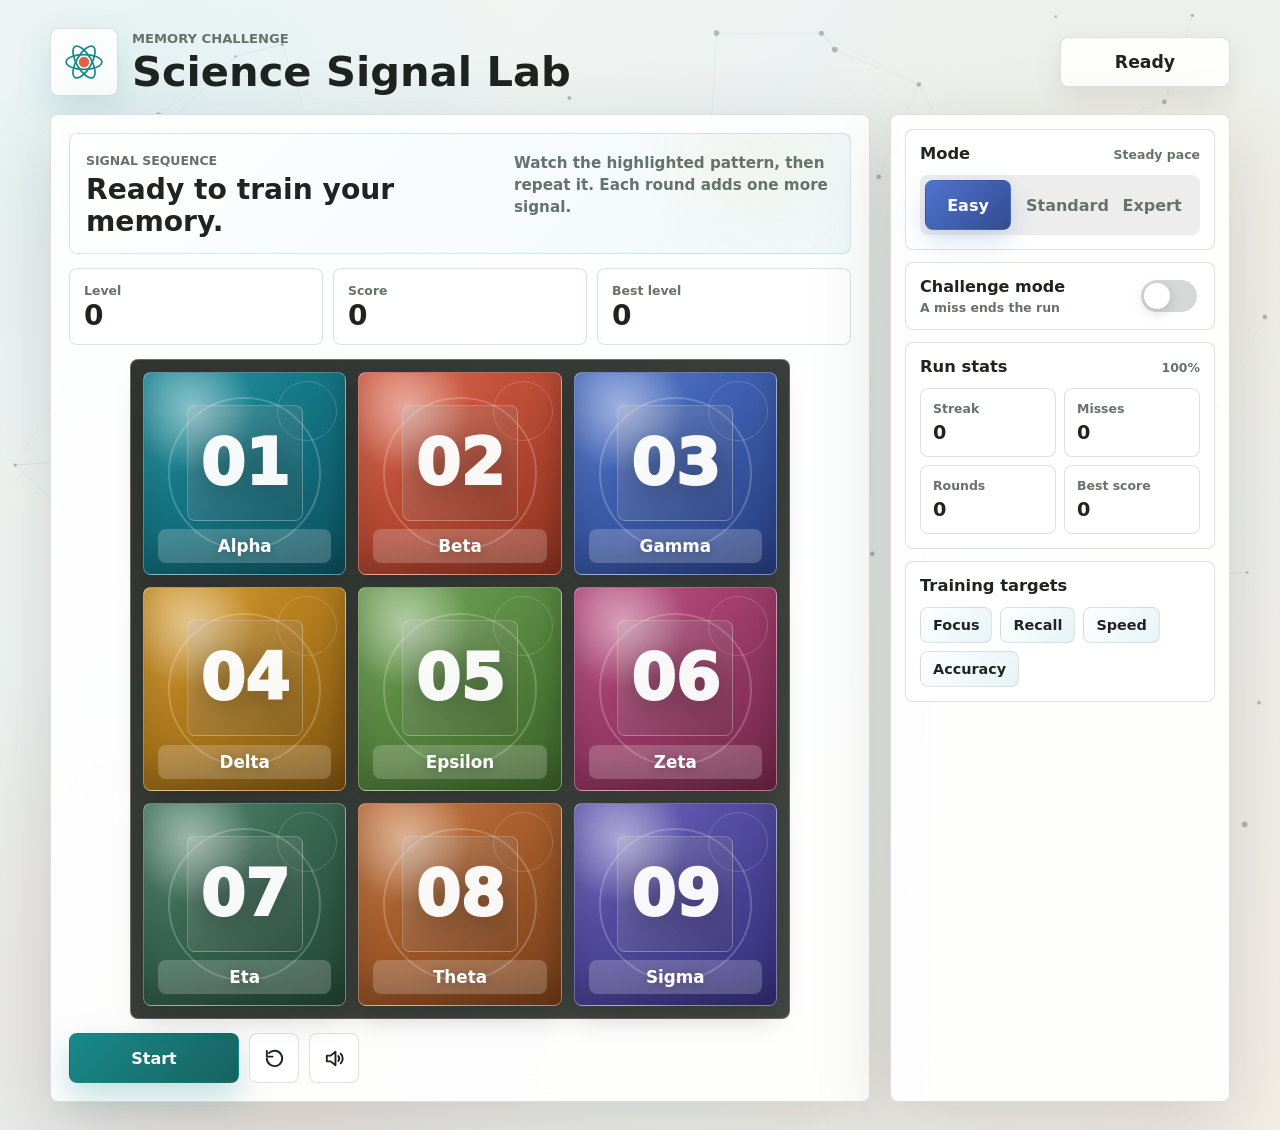
<file: Codex/index.html>
<!doctype html>
<html lang="en">
<head>
  <meta charset="utf-8">
  <meta name="viewport" content="width=device-width, initial-scale=1">
  <title>Science Signal Lab</title>
  <link rel="stylesheet" href="styles.css">
</head>
<body>
  <canvas id="lab-field" aria-hidden="true"></canvas>
  <div id="celebration-layer" aria-hidden="true"></div>

  <main class="app-shell">
    <section class="workspace" aria-labelledby="app-title">
      <header class="top-strip">
        <div class="brand-lockup">
          <svg class="brand-icon" viewBox="0 0 80 80" role="img" aria-label="Science Signal Lab mark">
            <circle cx="40" cy="40" r="9"></circle>
            <ellipse cx="40" cy="40" rx="31" ry="13"></ellipse>
            <ellipse cx="40" cy="40" rx="31" ry="13" transform="rotate(60 40 40)"></ellipse>
            <ellipse cx="40" cy="40" rx="31" ry="13" transform="rotate(120 40 40)"></ellipse>
          </svg>
          <div>
            <p class="eyebrow">Memory challenge</p>
            <h1 id="app-title">Science Signal Lab</h1>
          </div>
        </div>
        <div class="status-pill" id="round-state" role="status" aria-live="polite">Ready</div>
      </header>

      <div class="experience-grid">
        <section class="game-panel" aria-label="Science signal memory game">
          <div class="intro-strip">
            <div>
              <span class="signal-label">Signal sequence</span>
              <strong id="guide-message">Ready to train your memory.</strong>
            </div>
            <p>Watch the highlighted pattern, then repeat it. Each round adds one more signal.</p>
          </div>

          <div class="meter-row" aria-label="Run score">
            <div class="meter">
              <span class="meter-label">Level</span>
              <strong id="level-value">0</strong>
            </div>
            <div class="meter">
              <span class="meter-label">Score</span>
              <strong id="score-value">0</strong>
            </div>
            <div class="meter">
              <span class="meter-label">Best level</span>
              <strong id="best-value">0</strong>
            </div>
          </div>

          <div class="board-frame">
            <div class="signal-board" id="signal-board" role="grid" aria-label="Science signal grid">
              <button class="signal-cell" style="--cell: #1b91a0; --cell-dark: #0d5260;" data-cell="0" role="gridcell" aria-label="Signal 1">
                <span class="cell-number">01</span>
                <span class="cell-name">Alpha</span>
              </button>
              <button class="signal-cell" style="--cell: #df6146; --cell-dark: #8f3220;" data-cell="1" role="gridcell" aria-label="Signal 2">
                <span class="cell-number">02</span>
                <span class="cell-name">Beta</span>
              </button>
              <button class="signal-cell" style="--cell: #4f75cf; --cell-dark: #273f82;" data-cell="2" role="gridcell" aria-label="Signal 3">
                <span class="cell-number">03</span>
                <span class="cell-name">Gamma</span>
              </button>
              <button class="signal-cell" style="--cell: #d99b28; --cell-dark: #805510;" data-cell="3" role="gridcell" aria-label="Signal 4">
                <span class="cell-number">04</span>
                <span class="cell-name">Delta</span>
              </button>
              <button class="signal-cell" style="--cell: #70a653; --cell-dark: #3c642a;" data-cell="4" role="gridcell" aria-label="Signal 5">
                <span class="cell-number">05</span>
                <span class="cell-name">Epsilon</span>
              </button>
              <button class="signal-cell" style="--cell: #c04d82; --cell-dark: #712749;" data-cell="5" role="gridcell" aria-label="Signal 6">
                <span class="cell-number">06</span>
                <span class="cell-name">Zeta</span>
              </button>
              <button class="signal-cell" style="--cell: #487f66; --cell-dark: #244737;" data-cell="6" role="gridcell" aria-label="Signal 7">
                <span class="cell-number">07</span>
                <span class="cell-name">Eta</span>
              </button>
              <button class="signal-cell" style="--cell: #c9743b; --cell-dark: #773e19;" data-cell="7" role="gridcell" aria-label="Signal 8">
                <span class="cell-number">08</span>
                <span class="cell-name">Theta</span>
              </button>
              <button class="signal-cell" style="--cell: #695fbd; --cell-dark: #352f78;" data-cell="8" role="gridcell" aria-label="Signal 9">
                <span class="cell-number">09</span>
                <span class="cell-name">Sigma</span>
              </button>
            </div>
          </div>

          <div class="action-row">
            <button class="primary-action" id="start-btn" type="button">Start</button>
            <button class="icon-button" id="reset-btn" type="button" aria-label="Reset" title="Reset">
              <svg viewBox="0 0 24 24" aria-hidden="true">
                <path d="M4 12a8 8 0 1 0 2.3-5.7"></path>
                <path d="M4 4v6h6"></path>
              </svg>
            </button>
            <button class="icon-button" id="sound-btn" type="button" aria-label="Mute sound" title="Mute sound">
              <svg class="sound-on" viewBox="0 0 24 24" aria-hidden="true">
                <path d="M4 9v6h4l5 4V5L8 9H4z"></path>
                <path d="M16 9.5a4 4 0 0 1 0 5"></path>
                <path d="M18.5 7a7 7 0 0 1 0 10"></path>
              </svg>
              <svg class="sound-off" viewBox="0 0 24 24" aria-hidden="true">
                <path d="M4 9v6h4l5 4V5L8 9H4z"></path>
                <path d="M18 9l-5 5"></path>
                <path d="M13 9l5 5"></path>
              </svg>
            </button>
          </div>
        </section>

        <aside class="control-panel" aria-label="Game controls and run data">
          <section class="control-block">
            <div class="block-heading">
              <h2>Mode</h2>
              <span id="mode-caption">Steady pace</span>
            </div>
            <div class="segmented" role="radiogroup" aria-label="Game speed">
              <button class="segment is-selected" type="button" role="radio" aria-checked="true" data-mode="calm">Easy</button>
              <button class="segment" type="button" role="radio" aria-checked="false" data-mode="focus">Standard</button>
              <button class="segment" type="button" role="radio" aria-checked="false" data-mode="sprint">Expert</button>
            </div>
          </section>

          <section class="control-block">
            <label class="switch-row" for="strict-toggle">
              <span>
                <strong>Challenge mode</strong>
                <small>A miss ends the run</small>
              </span>
              <input id="strict-toggle" type="checkbox">
            </label>
          </section>

          <section class="control-block">
            <div class="block-heading">
              <h2>Run stats</h2>
              <span id="accuracy-value">100%</span>
            </div>
            <div class="data-grid">
              <div>
                <span>Streak</span>
                <strong id="streak-value">0</strong>
              </div>
              <div>
                <span>Misses</span>
                <strong id="miss-value">0</strong>
              </div>
              <div>
                <span>Rounds</span>
                <strong id="round-value">0</strong>
              </div>
              <div>
                <span>Best score</span>
                <strong id="best-score-value">0</strong>
              </div>
            </div>
          </section>

          <section class="control-block badge-block" aria-label="Training targets">
            <h2>Training targets</h2>
            <div class="badge-row">
              <span class="badge-chip">Focus</span>
              <span class="badge-chip">Recall</span>
              <span class="badge-chip">Speed</span>
              <span class="badge-chip">Accuracy</span>
            </div>
          </section>
        </aside>
      </div>
    </section>
  </main>

  <script src="app.js"></script>
</body>
</html>
</file>
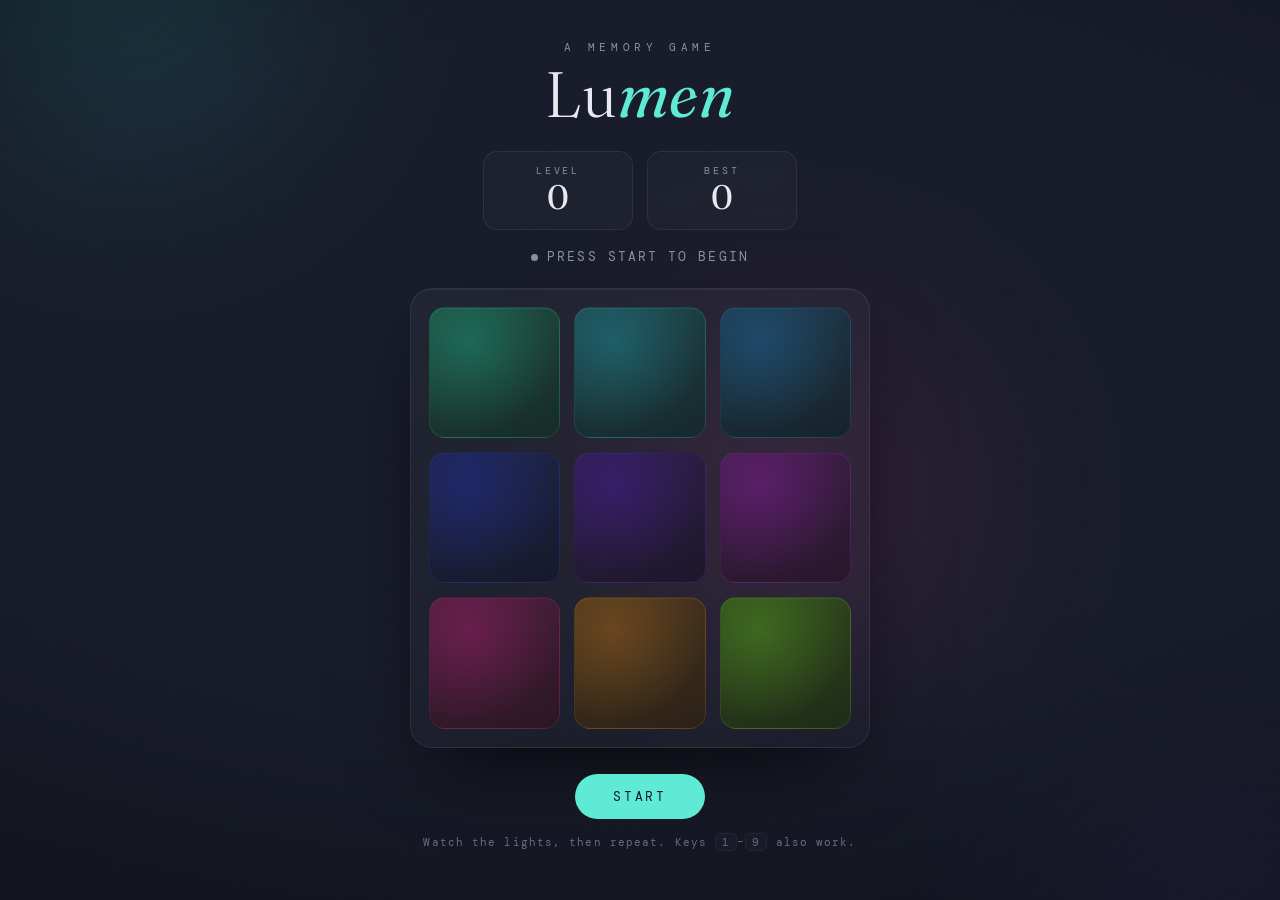
<file: Claude/lumen-memory-game.html>
<!DOCTYPE html>
<html lang="en">
<head>
<meta charset="UTF-8" />
<meta name="viewport" content="width=device-width, initial-scale=1.0" />
<title>Lumen — A Memory Game</title>
<link rel="preconnect" href="https://fonts.googleapis.com" />
<link rel="preconnect" href="https://fonts.gstatic.com" crossorigin />
<link href="https://fonts.googleapis.com/css2?family=Fraunces:ital,opsz,wght@0,9..144,300;0,9..144,500;1,9..144,400&family=DM+Mono:wght@300;400;500&display=swap" rel="stylesheet" />
<style>
  :root {
    --bg:        #161a28;
    --bg-2:      #1c2133;
    --ink:       #e8e9f0;
    --muted:     #8a8fa6;
    --line:      rgba(255,255,255,.07);
    --panel:     rgba(255,255,255,.025);
    --good:      #5eead4;
    --bad:       #fb6f7c;
    --serif:     "Fraunces", Georgia, serif;
    --mono:      "DM Mono", ui-monospace, monospace;
  }

  * { box-sizing: border-box; }

  html, body { height: 100%; }

  body {
    margin: 0;
    background: var(--bg);
    color: var(--ink);
    font-family: var(--mono);
    min-height: 100vh;
    display: flex;
    flex-direction: column;
    align-items: center;
    justify-content: center;
    padding: 32px 20px;
    overflow: hidden;
    position: relative;
    -webkit-font-smoothing: antialiased;
  }

  /* ---- Atmosphere: drifting aurora + vignette + grain ---- */
  .aurora {
    position: fixed;
    inset: -20%;
    z-index: 0;
    filter: blur(90px);
    opacity: .45;
    pointer-events: none;
  }
  .aurora span {
    position: absolute;
    width: 46vmax;
    height: 46vmax;
    border-radius: 50%;
    mix-blend-mode: screen;
    animation: drift 26s ease-in-out infinite alternate;
  }
  .aurora span:nth-child(1){ background: radial-gradient(circle, #1b6f6f, transparent 60%); top: -10%; left: 5%; }
  .aurora span:nth-child(2){ background: radial-gradient(circle, #3a2b73, transparent 60%); bottom: -15%; right: 0%; animation-delay: -8s; animation-duration: 32s; }
  .aurora span:nth-child(3){ background: radial-gradient(circle, #6e2a55, transparent 60%); top: 30%; right: 25%; animation-delay: -14s; animation-duration: 38s; }

  @keyframes drift {
    from { transform: translate(0,0) scale(1); }
    to   { transform: translate(6%, -8%) scale(1.18); }
  }

  body::after {
    content: "";
    position: fixed;
    inset: 0;
    z-index: 1;
    pointer-events: none;
    background:
      radial-gradient(120% 80% at 50% 40%, transparent 45%, rgba(0,0,0,.38) 100%),
      url("data:image/svg+xml,%3Csvg xmlns='http://www.w3.org/2000/svg' width='160' height='160'%3E%3Cfilter id='n'%3E%3CfeTurbulence type='fractalNoise' baseFrequency='.85' numOctaves='2'/%3E%3C/filter%3E%3Crect width='100%25' height='100%25' filter='url(%23n)' opacity='.035'/%3E%3C/svg%3E");
  }

  .stage { position: relative; z-index: 2; width: 100%; max-width: 460px; }

  /* ---- Header ---- */
  header { text-align: center; margin-bottom: 26px; }

  .eyebrow {
    font-size: 11px;
    letter-spacing: .42em;
    text-transform: uppercase;
    color: var(--muted);
    margin: 0 0 10px;
  }
  h1 {
    font-family: var(--serif);
    font-weight: 300;
    font-size: clamp(44px, 13vw, 64px);
    line-height: .95;
    margin: 0;
    letter-spacing: .01em;
  }
  h1 em {
    font-style: italic;
    font-weight: 400;
    color: var(--good);
  }

  /* ---- HUD ---- */
  .hud {
    display: flex;
    justify-content: center;
    gap: 14px;
    margin: 22px 0 18px;
  }
  .stat {
    flex: 1;
    max-width: 150px;
    background: var(--panel);
    border: 1px solid var(--line);
    border-radius: 14px;
    padding: 12px 16px;
    text-align: center;
    backdrop-filter: blur(6px);
  }
  .stat .label {
    font-size: 10px;
    letter-spacing: .28em;
    text-transform: uppercase;
    color: var(--muted);
  }
  .stat .value {
    font-family: var(--serif);
    font-size: 34px;
    font-weight: 400;
    line-height: 1.1;
    margin-top: 2px;
    font-variant-numeric: tabular-nums;
  }

  /* ---- Status line ---- */
  .status {
    text-align: center;
    min-height: 22px;
    font-size: 13px;
    letter-spacing: .16em;
    text-transform: uppercase;
    color: var(--muted);
    margin-bottom: 18px;
    transition: color .25s;
  }
  .status .dot {
    display: inline-block;
    width: 7px; height: 7px;
    border-radius: 50%;
    background: var(--muted);
    margin-right: 9px;
    vertical-align: middle;
    box-shadow: 0 0 0 0 transparent;
  }
  .status[data-mode="watch"]  { color: #b7c0d8; }
  .status[data-mode="watch"]  .dot { background: #7dd3fc; box-shadow: 0 0 12px #7dd3fc; animation: pulse 1s ease-in-out infinite; }
  .status[data-mode="go"]     { color: var(--good); }
  .status[data-mode="go"]     .dot { background: var(--good); box-shadow: 0 0 12px var(--good); }
  .status[data-mode="over"]   { color: var(--bad); }
  .status[data-mode="over"]   .dot { background: var(--bad); box-shadow: 0 0 12px var(--bad); }

  @keyframes pulse { 50% { opacity: .35; } }

  /* ---- Board ---- */
  .board {
    display: grid;
    grid-template-columns: repeat(3, 1fr);
    gap: 14px;
    padding: 18px;
    border-radius: 22px;
    background: linear-gradient(160deg, rgba(255,255,255,.04), rgba(255,255,255,.01));
    border: 1px solid var(--line);
    box-shadow: 0 30px 80px -30px rgba(0,0,0,.9), inset 0 1px 0 rgba(255,255,255,.05);
    transition: transform .1s;
  }
  .board.shake { animation: shake .45s cubic-bezier(.36,.07,.19,.97); }
  @keyframes shake {
    10%,90% { transform: translateX(-2px); }
    20%,80% { transform: translateX(4px); }
    30%,50%,70% { transform: translateX(-7px); }
    40%,60% { transform: translateX(7px); }
  }

  .tile {
    aspect-ratio: 1 / 1;
    border: 1px solid hsl(var(--h) 50% 40% / .25);
    border-radius: 16px;
    cursor: pointer;
    position: relative;
    background:
      radial-gradient(120% 120% at 30% 25%, hsl(var(--h) 62% 32% / .6), transparent 60%),
      linear-gradient(160deg, hsl(var(--h) 38% 20%), hsl(var(--h) 32% 13%));
    box-shadow: inset 0 1px 0 hsl(var(--h) 60% 50% / .12);
    transition: transform .12s ease, box-shadow .25s ease, filter .25s ease;
    -webkit-tap-highlight-color: transparent;
    outline: none;
  }
  .board.live .tile:hover {
    filter: brightness(1.35);
    transform: translateY(-1px);
  }
  .tile:focus-visible {
    box-shadow: 0 0 0 2px var(--bg), 0 0 0 4px hsl(var(--h) 80% 60% / .8);
  }

  .tile.active {
    background:
      radial-gradient(120% 120% at 30% 25%, hsl(var(--h) 95% 72%), hsl(var(--h) 90% 55%));
    border-color: hsl(var(--h) 95% 75%);
    box-shadow:
      0 0 35px hsl(var(--h) 95% 60% / .75),
      0 0 90px hsl(var(--h) 95% 55% / .45),
      inset 0 0 20px hsl(var(--h) 100% 85% / .6);
    transform: scale(1.04);
  }

  .tile.wrong {
    background: radial-gradient(120% 120% at 30% 25%, #ff8a93, #c2303c) !important;
    border-color: #ff9aa2 !important;
    box-shadow: 0 0 40px rgba(251,111,124,.8) !important;
  }

  /* board locked during playback */
  .board:not(.live) .tile { cursor: default; }

  /* ---- Start / replay button ---- */
  .controls { text-align: center; margin-top: 26px; }
  button.cta {
    font-family: var(--mono);
    font-size: 13px;
    letter-spacing: .22em;
    text-transform: uppercase;
    color: var(--bg);
    background: var(--good);
    border: none;
    border-radius: 999px;
    padding: 14px 38px;
    cursor: pointer;
    transition: transform .15s ease, box-shadow .25s ease, background .25s;
    box-shadow: 0 0 0 0 rgba(94,234,212,.5);
  }
  button.cta:hover {
    transform: translateY(-2px);
    box-shadow: 0 14px 34px -8px rgba(94,234,212,.6);
  }
  button.cta:active { transform: translateY(0); }
  button.cta:disabled {
    background: rgba(255,255,255,.08);
    color: var(--muted);
    cursor: default;
    box-shadow: none;
    transform: none;
  }

  .hint {
    margin-top: 16px;
    font-size: 11px;
    letter-spacing: .1em;
    color: var(--muted);
    opacity: .7;
    text-align: center;
  }
  .hint kbd {
    font-family: var(--mono);
    background: var(--panel);
    border: 1px solid var(--line);
    border-radius: 5px;
    padding: 1px 6px;
  }
</style>
</head>
<body>

  <div class="aurora" aria-hidden="true"><span></span><span></span><span></span></div>

  <main class="stage">
    <header>
      <p class="eyebrow">A Memory Game</p>
      <h1>Lu<em>men</em></h1>
    </header>

    <div class="hud">
      <div class="stat">
        <div class="label">Level</div>
        <div class="value" id="level">0</div>
      </div>
      <div class="stat">
        <div class="label">Best</div>
        <div class="value" id="best">0</div>
      </div>
    </div>

    <p class="status" id="status" data-mode="idle"><span class="dot"></span>Press start to begin</p>

    <div class="board" id="board" role="group" aria-label="Memory grid"></div>

    <div class="controls">
      <button class="cta" id="start">Start</button>
      <p class="hint">Watch the lights, then repeat. Keys <kbd>1</kbd>–<kbd>9</kbd> also work.</p>
    </div>
  </main>

<script>
  // ---- Configuration --------------------------------------------------
  const HUES  = [165, 188, 205, 232, 260, 288, 322, 32, 95]; // distinct, cohesive jewel tones
  const NOTES = [261.63, 293.66, 329.63, 392.00, 440.00, 523.25, 587.33, 659.25, 783.99]; // pentatonic
  const ERROR_NOTE = 110;

  // ---- State ----------------------------------------------------------
  let sequence = [];
  let input = [];
  let level = 0;
  let best = 0;
  let locked = true;       // true while showing the sequence / between games
  let audio = null;

  // ---- DOM ------------------------------------------------------------
  const board     = document.getElementById('board');
  const statusEl  = document.getElementById('status');
  const levelEl   = document.getElementById('level');
  const bestEl    = document.getElementById('best');
  const startBtn  = document.getElementById('start');

  // Build the 9 tiles
  const tiles = HUES.map((h, i) => {
    const t = document.createElement('button');
    t.className = 'tile';
    t.style.setProperty('--h', h);
    t.setAttribute('aria-label', `Tile ${i + 1}`);
    t.dataset.i = i;
    t.addEventListener('click', () => handlePress(i));
    board.appendChild(t);
    return t;
  });

  // ---- Audio (created on first user gesture) --------------------------
  function ensureAudio() {
    if (!audio) audio = new (window.AudioContext || window.webkitAudioContext)();
    if (audio.state === 'suspended') audio.resume();
  }

  function tone(freq, duration = 0.32, type = 'sine') {
    if (!audio) return;
    const now = audio.currentTime;
    const osc = audio.createOscillator();
    const gain = audio.createGain();
    osc.type = type;
    osc.frequency.value = freq;
    // soft attack + release to avoid clicks
    gain.gain.setValueAtTime(0.0001, now);
    gain.gain.exponentialRampToValueAtTime(0.22, now + 0.02);
    gain.gain.exponentialRampToValueAtTime(0.0001, now + duration);
    osc.connect(gain).connect(audio.destination);
    osc.start(now);
    osc.stop(now + duration + 0.05);
  }

  // ---- Helpers --------------------------------------------------------
  const delay = ms => new Promise(r => setTimeout(r, ms));

  function flash(i, ms = 320) {
    const t = tiles[i];
    t.classList.add('active');
    tone(NOTES[i], ms / 1000 * 0.95);
    setTimeout(() => t.classList.remove('active'), ms);
  }

  function setStatus(text, mode) {
    statusEl.innerHTML = `<span class="dot"></span>${text}`;
    statusEl.dataset.mode = mode;
  }

  // pace quickens gently as levels climb
  const gap = () => Math.max(300, 620 - level * 18);

  // ---- Game flow ------------------------------------------------------
  function startGame() {
    ensureAudio();
    sequence = [];
    level = 0;
    levelEl.textContent = '0';
    startBtn.disabled = true;
    nextRound();
  }

  function nextRound() {
    input = [];
    level++;
    levelEl.textContent = level;
    sequence.push(Math.floor(Math.random() * 9));
    playSequence();
  }

  async function playSequence() {
    locked = true;
    board.classList.remove('live');
    setStatus('Watch', 'watch');
    await delay(550);

    const onTime = Math.round(gap() * 0.6);
    for (const i of sequence) {
      flash(i, onTime);
      await delay(gap());
    }

    locked = false;
    board.classList.add('live');
    setStatus('Your turn', 'go');
  }

  function handlePress(i) {
    if (locked) return;
    flash(i, 240);
    input.push(i);

    const step = input.length - 1;

    // wrong move → game over
    if (input[step] !== sequence[step]) {
      gameOver(i);
      return;
    }

    // completed the round → advance
    if (input.length === sequence.length) {
      locked = true;
      board.classList.remove('live');
      setStatus('Nice', 'go');
      setTimeout(nextRound, 750);
    }
  }

  function gameOver(wrongTile) {
    locked = true;
    board.classList.remove('live');
    tone(ERROR_NOTE, 0.6, 'sawtooth');

    tiles[wrongTile].classList.remove('active');
    tiles[wrongTile].classList.add('wrong');
    board.classList.add('shake');
    setTimeout(() => {
      tiles[wrongTile].classList.remove('wrong');
      board.classList.remove('shake');
    }, 650);

    best = Math.max(best, level);
    bestEl.textContent = best;

    setStatus(`Game over · reached level ${level}`, 'over');
    startBtn.textContent = 'Play again';
    startBtn.disabled = false;
  }

  // ---- Input bindings -------------------------------------------------
  startBtn.addEventListener('click', startGame);

  // keys 1–9 map to tiles left-to-right, top-to-bottom
  window.addEventListener('keydown', e => {
    if (e.repeat) return;
    const n = parseInt(e.key, 10);
    if (n >= 1 && n <= 9) handlePress(n - 1);
    if (e.key === 'Enter' && startBtn.disabled === false) startGame();
  });
</script>
</body>
</html>
</file>
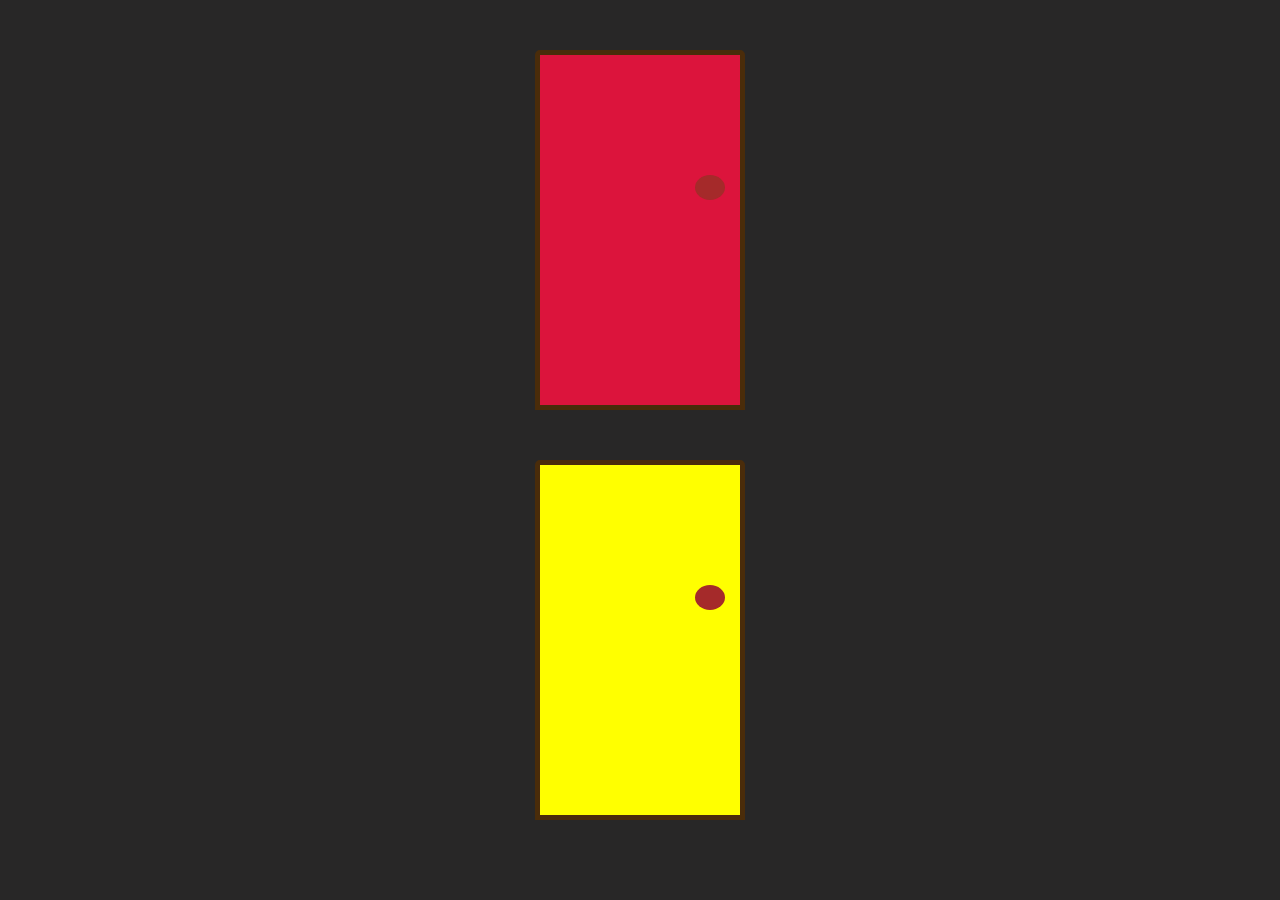
<file: Practiceahhaha/A game.html>
<!DOCTYPE html>
<html>
<head>
<style>
.door {
    width: 200px;
    height: 350px;
    background-color: crimson;
    border: 5px solid #4a2c0a;
    border-radius: 5px 5px 0 0;
    position: relative;
    margin: 50px auto;
}

.knob {
    width: 30px;
    height: 25px;
    background-color: brown;
    border-radius: 50%;
    position: absolute;
    right: 15px;
    top: 120px;
}
.door2 {
    width: 200px;
    height: 350px;
    background-color: yellow;
    border: 5px solid #4a2c0a;
    border-radius: 5px 5px 0 0;
    position: relative;
    margin: 50px auto;
}


body{
    background-color: rgb(40, 39, 39);
}
</style>
</head>
<body>

<div class="door">
    <div class="knob"></div>
</div>

<div class="door2">
    <div class="knob"></div>
</div>

</body>
</html>
</file>
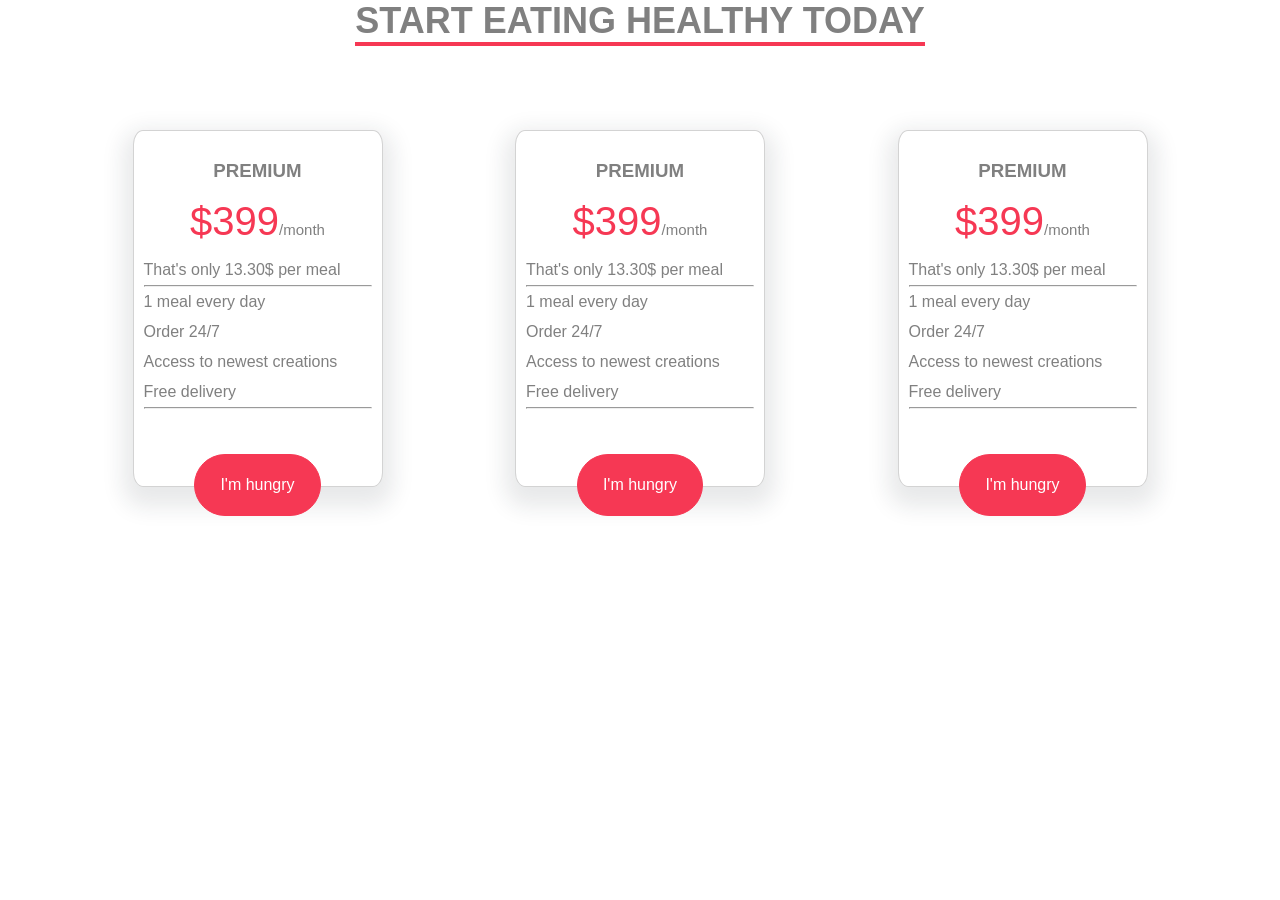
<file: Practiceahhaha/Assesments.html>
<!DOCTYPE html>
<html lang="en">

<head>
    <meta charset="UTF-8">
    <meta http-equiv="X-UA-Compatible" content="IE=edge">
    <meta name="viewport" content="width=device-width, initial-scale=1.0">
    <title>Pricing</title>

    <style>
       .cards-container{
        display: flex;
        justify-content: center;
        align-items: center;
        flex-direction: row;
       }


       /*Presets  */
        * {
            margin: 0;
            padding: 0;
            box-sizing: border-box;
            font-family: "Lato", sans-serif;
            list-style: none;
        }

        a {
            text-decoration: none;
        }

        body {
            height: 60vh;
            color: gray;
        }

        .cards-container {
            width: 100%;
        }

        .card {
            width: 250px;
            border: 2px solid lightgray;
            margin: 3em 0em;
            padding: 25px 10px 15px 10px;
            line-height: 30px;
            box-shadow: 0 10px 22px 10px rgba(27, 38, 49, 0.1);
        }

        .card h3 {
            text-align: center;
            padding-bottom: 20px;
        }

        .card h4 {
            text-align: center;
            color: #f63854;
            font-size: 40px;
            font-weight: 500;
            padding-bottom: 10px;
        }

        .card h4 span {
            color: gray;
            font-size: 15px;
        }

        .card {
            border-width: 1px;
            border-color: lightgrey;
            border-style: solid;
            border-radius: 4%;
        }

        .signup-button {
            text-align: center;
            position: relative;
            top: 45px;
        }

        .btn {
            display: inline-block;
            color: white;
            padding: 15px 25px;
            background-color: #f63854;
            border-radius: 64px;
            border: 1px solid #f63854;
            transition: transform 0.3s, color 0.3s, background-color 0.3s;
        }

        .btn:hover {
            transform: scale(1.2);
        }

        h2 {
            font-size: 225%;
            text-align: center;
            /* font-weight: 300; */
            text-transform: uppercase;
            width: fit-content;
            border-bottom: 4px solid #f63854;
            margin: 0em 0em 1em 0em;
        }

        section {
            display: flex;
            flex-direction: column;
            align-items: center;
        }

        .cards-container {
            display: flex;
            /* flex-wrap: wrap; */
            justify-content: space-evenly;
        }

        @media (max-width: 767px){
            .cards-container { 
                flex-direction: column;
                align-items: center;
            }
        }
                
    </style>
</head>

<body>
    <section>
        <h2>START EATING HEALTHY TODAY</h2>

        <div class="cards-container">
            <div class="card">
                <h3>PREMIUM</h3>
                <h4>$399<span>/month</span></h4>
                <p>That's only 13.30$ per meal</p>
                <hr>
                <div>
                    <ul>
                        <li>1 meal every day</li>
                        <li>Order 24/7</li>
                        <li>Access to newest creations</li>
                        <li>Free delivery</li>
                    </ul>

                    <hr>
                </div>
                <div class="signup-button">
                    <a href="#" class="btn">I'm hungry</a>
                </div>
            </div>

            <div class="card">
                <h3>PREMIUM</h3>
                <h4>$399<span>/month</span></h4>
                <p>That's only 13.30$ per meal</p>
                <hr>
                <div>
                    <ul>
                        <li>1 meal every day</li>
                        <li>Order 24/7</li>
                        <li>Access to newest creations</li>
                        <li>Free delivery</li>
                    </ul>

                    <hr>
                </div>
                <div class="signup-button">
                    <a href="#" class="btn">I'm hungry</a>
                </div>
            </div>

            <div class="card">
                <h3>PREMIUM</h3>
                <h4>$399<span>/month</span></h4>
                <p>That's only 13.30$ per meal</p>
                <hr>
                <div>
                    <ul>
                        <li>1 meal every day</li>
                        <li>Order 24/7</li>
                        <li>Access to newest creations</li>
                        <li>Free delivery</li>
                    </ul>

                    <hr>
                </div>
                <div class="signup-button">
                    <a href="#" class="btn">I'm hungry</a>
                </div>
            </div>
        </div>

    </section>
</body>

</html>
</file>
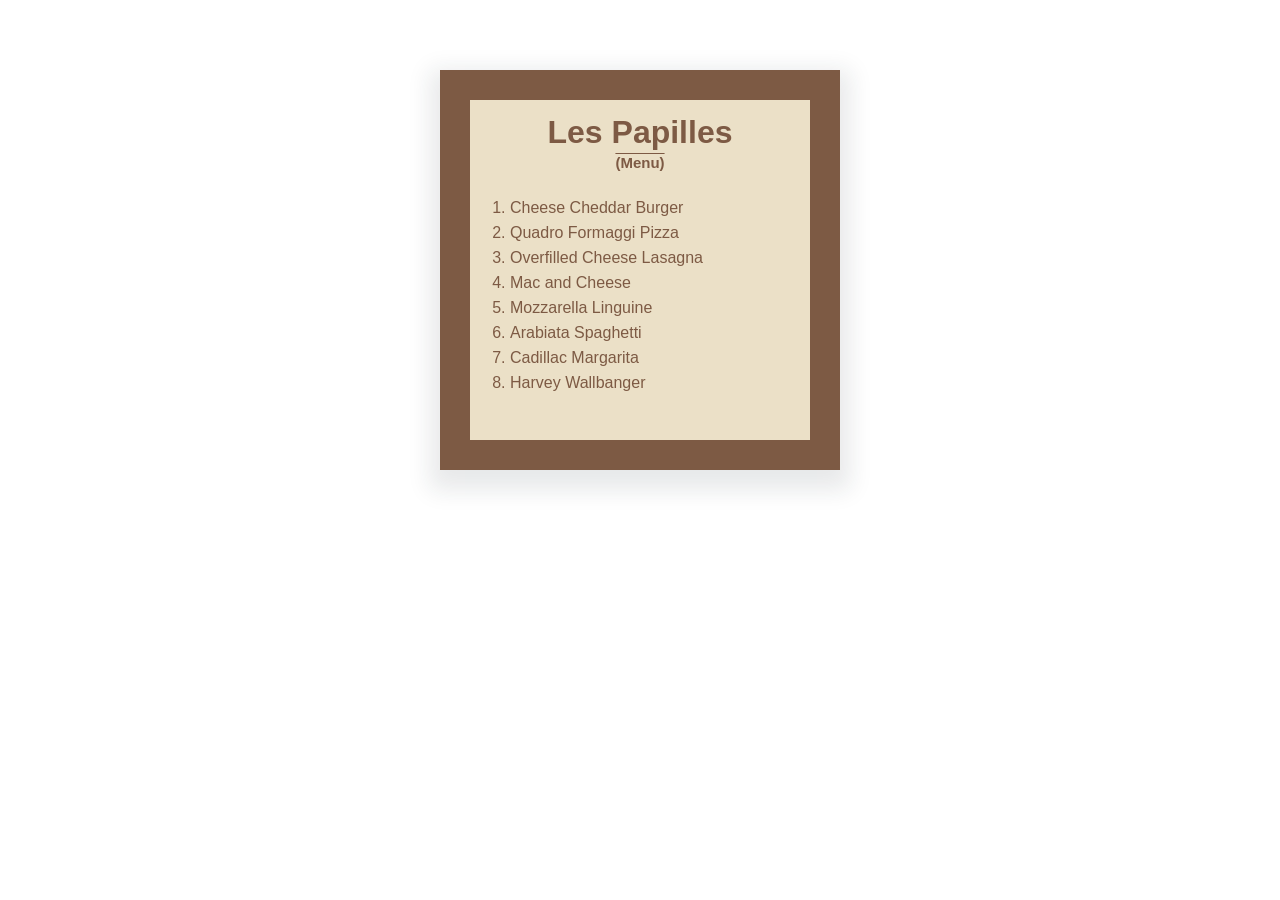
<file: Practiceahhaha/Before.html>
<!DOCTYPE html>
<html lang="en">

<head>
    <meta charset="UTF-8" />
    <meta http-equiv="X-UA-Compatible" content="IE=edge" />
    <meta name="viewport" content="width=device-width, initial-scale=1.0" />
    <title>Document</title>
<!-- For the div.card:
1. Set the height and width as 400px each
2. Apply a border of solid style, 30px width, and #7D5A44 color.
3. Set the background-color to #EBE0C7
4. Set line-height to 25px
5. Add a box-shadow of '0 10px 22px 10px rgba(27, 38, 49, 0.1)'
6. Set color property to #7D5A44


Now, in the h1 tag there is a <span> that contains the text '(Menu)'

For the entire h1:
1. Set text-align as 'center'
2. Add padding of 20px

For the content in h1 inside of <span>, i.e., '(Menu)':
1. Set text-decoration property to 'overline'
2. Set the font-size to 15px -->

    <style>
        div.card{
            height: 400px;
            width: 400px;
            border: 30px solid #7D5A44 ;
            background-color: #EBE0C7 ;
            line-height: 25px;
            box-shadow: 0 10px 22px 10px rgba(27, 38, 49, 0.1) ;
        }
        .ran{
            color: #7D5A44 ;
        }
        h1{
            text-align: center;
            padding: 20px;
        }
        h1> span{
            text-decoration: overline;
            font-size: 15px;
        }
        * {
            margin: 0;
            box-sizing: border-box;
            font-family: "Lato", sans-serif;
        }

        body {
            height: 60vh;
            display: flex;
            align-items: center;
            justify-content: center;
        }

        /* Write CSS from here ============= */
    </style>
</head>

<body>
    <div class="card">
        <h1 class="ran">
            Les Papilles <br />
            <span>(Menu)</span>
        </h1>
        <ol class="ran">
            <li>Cheese Cheddar Burger</li>
            <li>Quadro Formaggi Pizza</li>
            <li>Overfilled Cheese Lasagna</li>
            <li>Mac and Cheese</li>
            <li>Mozzarella Linguine</li>
            <li>Arabiata Spaghetti</li>
            <li>Cadillac Margarita</li>
            <li>Harvey Wallbanger</li>
        </ol>
    </div>
</body>

</html>
</file>
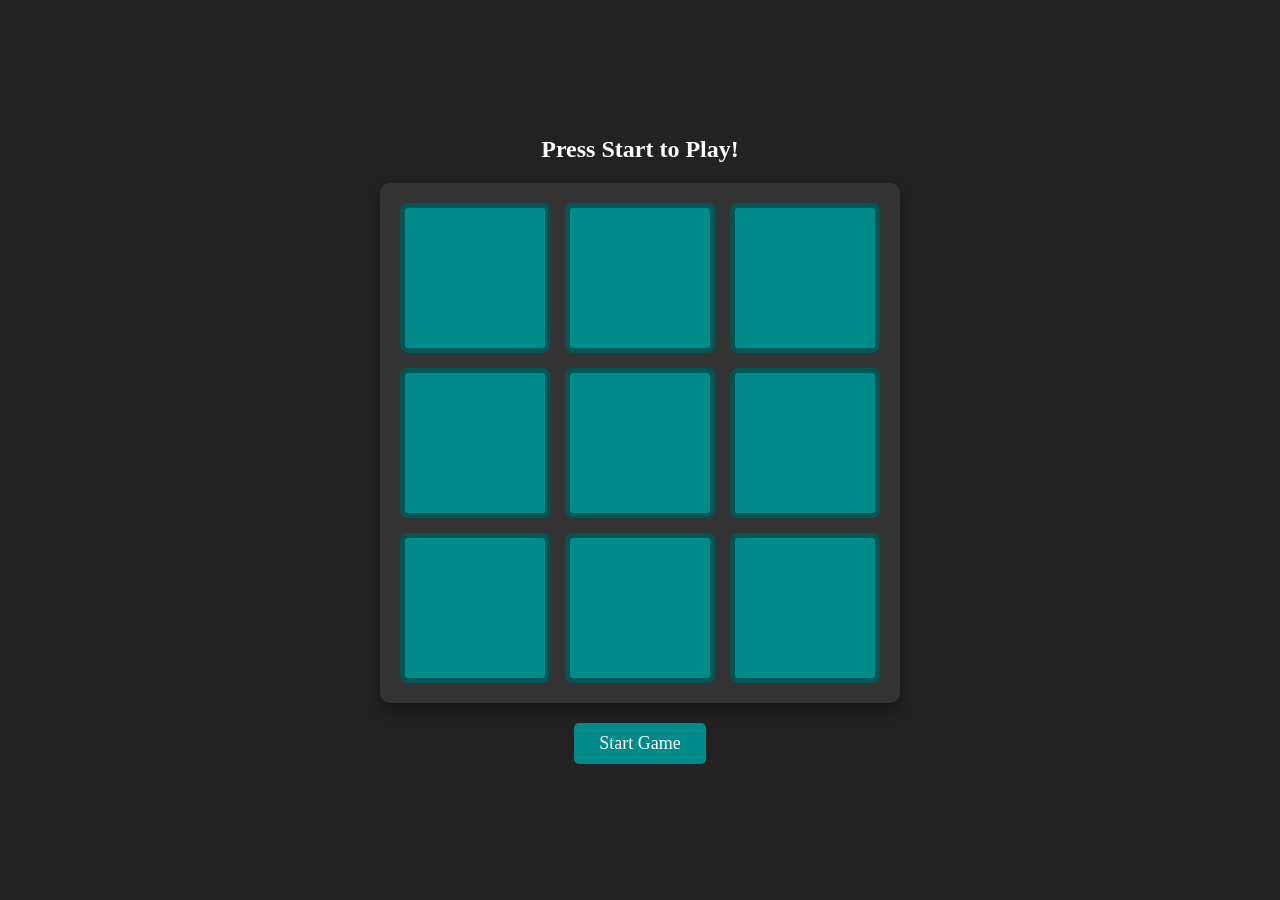
<file: Practiceahhaha/Science game.html>
<!DOCTYPE html>
<html lang="en">
<head>
    <meta charset="UTF-8">
    <meta name="viewport" content="width=device-width, initial-scale=1.0">
    <title>Science Data</title>
    <style>
        body {
            background-color: #222;
            color: white;
            font-family: Georgia, "Times New Roman", serif;
            display: flex;
            flex-direction: column;
            align-items: center;
            justify-content: center;
            min-height: 100vh;
            margin: 0;
        }

        #status {
            font-size: 24px;
            margin-bottom: 20px;
            font-weight: bold;
        }
        
        /* The main 3x3 container */
        .grid-container {
            display: grid;
            grid-template-columns: repeat(3, 1fr);
            gap: 15px;
            background-color: #333;
            padding: 20px;
            border-radius: 10px;
            box-shadow: 0 8px 16px rgba(0,0,0,0.3);
        }
        
        /* Individual game buttons */
        .grid-button {
            background-color: darkcyan;
            height: 150px;
            width: 150px;
            border: 5px rgb(0, 85, 85) solid;
            cursor: pointer;
            border-radius: 8px;
            transition: background-color 0.1s, transform 0.1s;
        }
        
        .grid-button:hover {
            background-color: rgba(0, 85, 85, 0.666);
        }

        /* The active "lit up" state */
        .grid-button.active {
            background-color: cyan !important;
            box-shadow: cyan;
            transform: scale(1.05);
        }

        #start-btn {
            margin-top: 20px;
            padding: 10px 25px;
            font-size: 18px;
            background-color: #008b8b;
            color: white;
            border: none;
            border-radius: 5px;
            cursor: pointer;
            font-family: 'Times New Roman', Times, serif;
        }

        #start-btn:hover {
            background-color: #0f4545;
        }
    </style>
</head>
<body>

    <div id="status">Press Start to Play!</div>

    <div class="grid-container">
        <button class="grid-button" id="btn-0"></button>
        <button class="grid-button" id="btn-1"></button>
        <button class="grid-button" id="btn-2"></button>
        <button class="grid-button" id="btn-3"></button>
        <button class="grid-button" id="btn-4"></button>
        <button class="grid-button" id="btn-5"></button>
        <button class="grid-button" id="btn-6"></button>
        <button class="grid-button" id="btn-7"></button>
        <button class="grid-button" id="btn-8"></button>
    </div>

    <button id="start-btn">Start Game</button>

    <script>
        let gameSequence = [];
        let playerSequence = [];
        let level = 0;
        let isPlayingSequence = false;

        const statusText = document.getElementById('status');
        const startButton = document.getElementById('start-btn');
        const buttons = document.querySelectorAll('.grid-button');

        startButton.addEventListener('click', startGame);

        buttons.forEach(button => {
            button.addEventListener('click', (e) => {
                if (isPlayingSequence || gameSequence.length === 0) return;

                const btnId = parseInt(e.target.id.replace('btn-', ''));
                flashButton(btnId);
                playerSequence.push(btnId);
                
                checkPlayerInput(playerSequence.length - 1);
            });
        });

        function startGame() {
            gameSequence = [];
            level = 0;
            startButton.style.display = 'none';
            nextLevel();
        }

        function nextLevel() {
            playerSequence = [];
            level++;
            statusText.innerText = `Level ${level}`;
            
            const randomBox = Math.floor(Math.random() * 9);
            gameSequence.push(randomBox);
            
            playSequence();
        }

        async function playSequence() {
            isPlayingSequence = true;
            await delay(600); 

            for (let i = 0; i < gameSequence.length; i++) {
                flashButton(gameSequence[i]);
                await delay(600);
            }
            isPlayingSequence = false;
        }

        function flashButton(id) {
            const btn = document.getElementById(`btn-${id}`);
            btn.classList.add('active');
            setTimeout(() => {
                btn.classList.remove('active');
            }, 300);
        }

        function checkPlayerInput(currentIndex) {
            if (playerSequence[currentIndex] !== gameSequence[currentIndex]) {
                statusText.innerText = `Game Over! You reached Level ${level}`;
                startButton.innerText = 'Play Again';
                startButton.style.display = 'block';
                gameSequence = [];
                return;
            }

            if (playerSequence.length === gameSequence.length) {
                nextLevel();
            }
        }

        function delay(ms) {
            return new Promise(resolve => setTimeout(resolve, ms));
        }
    </script>
</body>
</html>
</file>
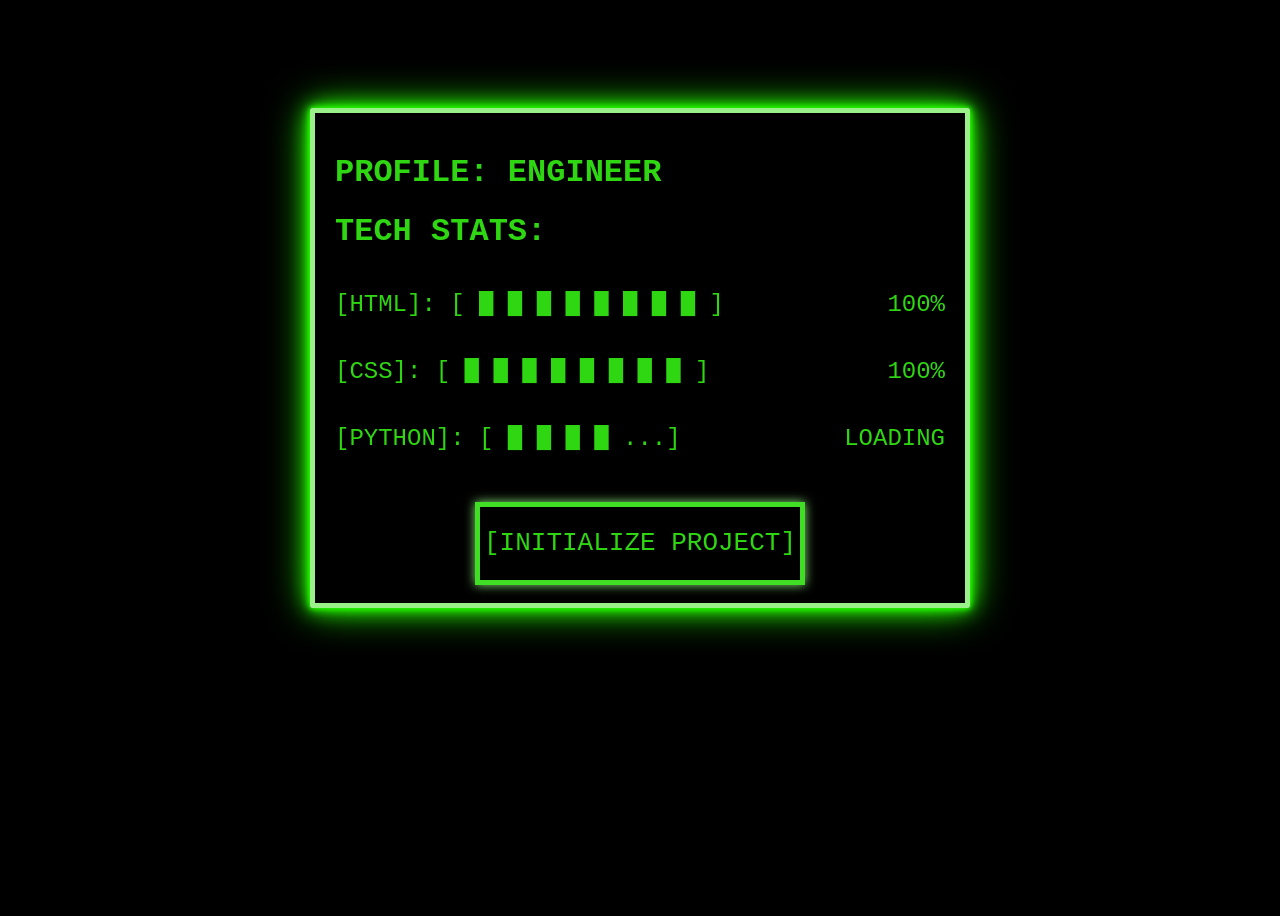
<file: Practiceahhaha/testingmyskilz.html>
<!DOCTYPE html>
<html lang="en">
<head>
    <meta charset="UTF-8">
    <meta name="viewport" content="width=device-width, initial-scale=1.0">
    <title>Document</title>
    <style>
        body{
            background-color: black;
            color: #2ed711 ;
            font-family:'Courier New';
            display: flex;
            justify-content: center;
            text-align: left;
            height: 100vh;
        }
        .box{
            position: absolute;
            height: 450px;
            width: 610px;
            border: 5px solid #9af18a;
            box-shadow:
            0 0 5px #26ff00,
            0 0 10px #26ff00,
            0 0 20px #26ff00,
            0 0 40px #26ff00;
            border-radius: 2px;
            animation: glow 2s infinite alternate;
            padding: 20px;
            margin-top: 100px;
            transition: all 0.2s ease;
            }
        .box:hover{
            height: 460px;
            width: 620px;
        }
        .prj {
            display: inline-block;
            border: 5px solid #40de24;
            padding: 4px;
            box-shadow: 0 0 10px #87e377;
            font-size: small;
            cursor: pointer;
            margin-top: 10px;
            transition: all 0.2s ease;
        }
        .stack h2, h1{
            font-weight: 200;
        }
        .prj:hover{
            border: 5px solid #26ff00;
            padding: 4px;
            box-shadow: 0 0 30px #87e377;
            font-size: small;
            color: black;
            background-color: #26ff00;
        }
        .prj-container{
            display: flex;
            text-align: center;
            justify-content: center;
            margin-top: 20px;
        }

        .stack {
            display: flex;
            justify-content: space-between;
            align-items: center;
        }

        .stats h1{
            font-weight: bold;
        }

    </style>
</head>
<body>
    <div class="box">

        <div class="stats">
            <h1>PROFILE: ENGINEER</h1>
            <h1>TECH STATS: </h1>

                <div class="stack">
                    <h2>[HTML]:  [ █ █ █ █ █ █ █ █ ]</h2>
                    <h2>100%</h2>
                </div>
            <div class="stack">
                    <h2>[CSS]:   [ █ █ █ █ █ █ █ █ ]</h2>
                    <h2>100%</h2>
            </div>
            <div class="stack">
                    <h2>[PYTHON]: [ █ █ █ █ ...]</h2>
                    <h2>LOADING</h2>
            </div>
        </div>
            <div class="prj-container">
                <div class="prj">
                    <h1>[INITIALIZE PROJECT]</h1>
                </div>
            </div>
        </div>
</body>
</html>
</file>
<file: Codex/styles.css>
:root {
  color-scheme: light;
  --ink: #202421;
  --muted: #66726c;
  --panel: rgba(255, 255, 255, 0.9);
  --panel-solid: #ffffff;
  --line: rgba(32, 36, 33, 0.14);
  --shadow: 0 24px 80px rgba(32, 36, 33, 0.16);
  --teal: #198a8a;
  --coral: #df6146;
  --gold: #d99b28;
  --green: #70a653;
  --cobalt: #4f75cf;
  --berry: #c04d82;
  --sky: #dceff2;
  --cream: #f5efe3;
  --danger: #ba3d34;
}

* {
  box-sizing: border-box;
}

html {
  min-height: 100%;
}

body {
  min-height: 100vh;
  margin: 0;
  color: var(--ink);
  font-family: Inter, ui-sans-serif, system-ui, -apple-system, BlinkMacSystemFont, "Segoe UI", sans-serif;
  background:
    radial-gradient(circle at 12% 12%, rgba(220, 239, 242, 0.72), transparent 24rem),
    radial-gradient(circle at 88% 18%, rgba(245, 239, 227, 0.72), transparent 22rem),
    radial-gradient(circle at 18% 88%, rgba(223, 97, 70, 0.12), transparent 24rem),
    linear-gradient(135deg, #f6f8f4 0%, #e9f0f0 48%, #f4eee6 100%);
}

button,
input {
  font: inherit;
}

button {
  cursor: pointer;
}

#lab-field,
#celebration-layer {
  position: fixed;
  inset: 0;
  z-index: 0;
  pointer-events: none;
}

#celebration-layer {
  z-index: 4;
  overflow: hidden;
}

.app-shell {
  position: relative;
  z-index: 1;
  min-height: 100vh;
  display: grid;
  place-items: center;
  padding: 28px;
}

.workspace {
  width: min(1180px, 100%);
}

.top-strip {
  display: flex;
  align-items: center;
  justify-content: space-between;
  gap: 18px;
  margin-bottom: 18px;
}

.brand-lockup {
  display: flex;
  align-items: center;
  gap: 14px;
}

.brand-icon {
  width: 68px;
  height: 68px;
  flex: 0 0 auto;
  padding: 10px;
  border-radius: 8px;
  background: rgba(255, 255, 255, 0.86);
  border: 1px solid var(--line);
  fill: none;
  stroke: var(--teal);
  stroke-width: 3;
  box-shadow: 0 12px 35px rgba(25, 138, 138, 0.16);
}

.brand-icon circle {
  fill: var(--coral);
  stroke: none;
}

.eyebrow {
  margin: 0 0 5px;
  color: var(--muted);
  font-size: 0.82rem;
  font-weight: 900;
  letter-spacing: 0;
  text-transform: uppercase;
}

h1,
h2,
p {
  margin-top: 0;
}

h1 {
  margin-bottom: 0;
  font-size: 2.6rem;
  line-height: 1;
  letter-spacing: 0;
}

h2 {
  margin-bottom: 0;
  font-size: 1.02rem;
  letter-spacing: 0;
}

.status-pill {
  min-width: 170px;
  padding: 14px 18px;
  border: 1px solid var(--line);
  border-radius: 8px;
  background: rgba(255, 255, 255, 0.9);
  color: var(--ink);
  font-size: 1.08rem;
  font-weight: 900;
  text-align: center;
  box-shadow: 0 10px 28px rgba(32, 36, 33, 0.09);
}

.experience-grid {
  display: grid;
  grid-template-columns: minmax(0, 1fr) 340px;
  gap: 20px;
  align-items: stretch;
}

.game-panel,
.control-panel {
  border: 1px solid var(--line);
  border-radius: 8px;
  background: var(--panel);
  box-shadow: var(--shadow);
  backdrop-filter: blur(18px);
}

.game-panel {
  padding: 18px;
}

.intro-strip {
  display: flex;
  align-items: flex-start;
  justify-content: space-between;
  gap: 14px;
  margin-bottom: 14px;
  padding: 16px;
  border: 1px solid rgba(25, 138, 138, 0.18);
  border-radius: 8px;
  background:
    linear-gradient(135deg, rgba(255, 255, 255, 0.9), rgba(220, 239, 242, 0.42)),
    radial-gradient(circle at 88% 12%, rgba(217, 155, 40, 0.12), transparent 8rem);
}

.signal-label {
  display: inline-block;
  margin-bottom: 6px;
  color: var(--muted);
  font-size: 0.78rem;
  font-weight: 900;
  letter-spacing: 0;
  text-transform: uppercase;
}

.intro-strip strong {
  display: block;
  font-size: clamp(1.28rem, 2.2vw, 1.8rem);
  line-height: 1.12;
}

.intro-strip p {
  max-width: 320px;
  margin: 2px 0 0;
  color: var(--muted);
  font-size: 0.95rem;
  font-weight: 700;
  line-height: 1.45;
}

.meter-row {
  display: grid;
  grid-template-columns: repeat(3, minmax(0, 1fr));
  gap: 10px;
  margin-bottom: 14px;
}

.meter,
.data-grid > div {
  min-width: 0;
  border: 1px solid var(--line);
  border-radius: 8px;
  background: rgba(255, 255, 255, 0.78);
}

.meter {
  padding: 14px;
}

.meter-label,
.data-grid span,
.block-heading span,
.switch-row small {
  display: block;
  color: var(--muted);
  font-size: 0.78rem;
  font-weight: 800;
  letter-spacing: 0;
}

.meter strong {
  display: block;
  margin-top: 4px;
  font-size: 1.75rem;
  line-height: 1;
}

.board-frame {
  width: min(100%, 660px);
  margin-inline: auto;
  padding: 12px;
  border-radius: 8px;
  background:
    linear-gradient(135deg, rgba(32, 36, 33, 0.92), rgba(51, 57, 51, 0.92)),
    repeating-linear-gradient(45deg, rgba(255, 255, 255, 0.05) 0 1px, transparent 1px 11px);
  border: 1px solid rgba(255, 255, 255, 0.24);
}

.signal-board {
  display: grid;
  grid-template-columns: repeat(3, minmax(0, 1fr));
  gap: 12px;
  aspect-ratio: 1;
}

.signal-cell {
  position: relative;
  min-width: 0;
  min-height: 0;
  display: grid;
  grid-template-rows: 1fr auto;
  place-items: center;
  overflow: hidden;
  border: 1px solid rgba(255, 255, 255, 0.28);
  border-radius: 8px;
  color: #ffffff;
  background:
    radial-gradient(circle at 24% 18%, rgba(255, 255, 255, 0.46), transparent 28%),
    linear-gradient(135deg, rgba(255, 255, 255, 0.12), transparent 38%),
    linear-gradient(145deg, var(--cell), var(--cell-dark));
  box-shadow:
    inset 0 -18px 35px rgba(0, 0, 0, 0.22),
    0 12px 28px rgba(0, 0, 0, 0.18);
  transition: transform 150ms ease, filter 150ms ease, box-shadow 150ms ease;
  touch-action: manipulation;
}

.signal-cell::before,
.signal-cell::after {
  content: "";
  position: absolute;
  border-radius: 999px;
  pointer-events: none;
}

.signal-cell::before {
  inset: 12%;
  border: 2px solid rgba(255, 255, 255, 0.2);
}

.signal-cell::after {
  width: 58px;
  height: 58px;
  top: 8px;
  right: 8px;
  border: 1px solid rgba(255, 255, 255, 0.18);
  background: transparent;
}

.signal-cell:disabled {
  cursor: default;
}

.signal-cell:not(:disabled):hover,
.signal-cell:focus-visible {
  filter: saturate(1.12) brightness(1.06);
  transform: translateY(-2px);
}

.signal-cell:focus-visible,
.primary-action:focus-visible,
.icon-button:focus-visible,
.segment:focus-visible,
.switch-row input:focus-visible {
  outline: 3px solid rgba(25, 138, 138, 0.36);
  outline-offset: 3px;
}

.signal-cell.is-active {
  filter: saturate(1.38) brightness(1.36);
  transform: translateY(-4px) scale(1.018);
  box-shadow:
    inset 0 -12px 28px rgba(255, 255, 255, 0.18),
    0 0 0 4px rgba(255, 255, 255, 0.46),
    0 22px 48px rgba(25, 138, 138, 0.3);
}

.signal-cell.is-active .cell-number {
  transform: translateY(-2px) scale(1.08);
}

.signal-cell.is-miss {
  animation: cell-shake 260ms ease-in-out;
  background:
    radial-gradient(circle at 28% 20%, rgba(255, 255, 255, 0.36), transparent 29%),
    linear-gradient(145deg, #d94b43, #79221e);
}

.cell-number {
  position: relative;
  z-index: 1;
  display: grid;
  place-items: center;
  width: min(74%, 116px);
  aspect-ratio: 1;
  margin-top: 12%;
  border-radius: 8px;
  border: 1px solid rgba(255, 255, 255, 0.24);
  background:
    linear-gradient(135deg, rgba(255, 255, 255, 0.18), rgba(255, 255, 255, 0.04)),
    rgba(0, 0, 0, 0.08);
  color: rgba(255, 255, 255, 0.96);
  font-size: clamp(2.1rem, 5vw, 4.3rem);
  font-weight: 950;
  line-height: 1;
  letter-spacing: 0;
  text-shadow: 0 8px 28px rgba(0, 0, 0, 0.28);
  transition: transform 150ms ease;
}

.cell-name {
  position: relative;
  z-index: 1;
  width: calc(100% - 16px);
  margin: 0 8px 10px;
  padding: 7px 8px;
  border-radius: 8px;
  background: rgba(255, 255, 255, 0.2);
  color: #ffffff;
  font-size: clamp(0.82rem, 1.6vw, 1.05rem);
  font-weight: 900;
  text-align: center;
  text-shadow: 0 1px 10px rgba(0, 0, 0, 0.26);
}

.action-row {
  display: flex;
  align-items: center;
  gap: 10px;
  margin-top: 14px;
}

.primary-action,
.icon-button,
.segment {
  min-height: 50px;
  border: 1px solid transparent;
  border-radius: 8px;
  font-weight: 900;
}

.primary-action {
  min-width: 170px;
  padding: 0 24px;
  color: #ffffff;
  background: linear-gradient(135deg, var(--teal), #176260);
  box-shadow: 0 14px 32px rgba(25, 138, 138, 0.26);
}

.primary-action:hover {
  filter: brightness(1.04);
}

.icon-button {
  width: 50px;
  display: inline-grid;
  place-items: center;
  background: var(--panel-solid);
  color: var(--ink);
  border-color: var(--line);
}

.icon-button svg {
  width: 23px;
  height: 23px;
  fill: none;
  stroke: currentColor;
  stroke-width: 2;
  stroke-linecap: round;
  stroke-linejoin: round;
}

.sound-off {
  display: none;
}

.is-muted .sound-on {
  display: none;
}

.is-muted .sound-off {
  display: block;
}

.control-panel {
  display: grid;
  align-content: start;
  gap: 12px;
  padding: 14px;
}

.control-block {
  border: 1px solid var(--line);
  border-radius: 8px;
  background: rgba(255, 255, 255, 0.74);
  padding: 14px;
}

.block-heading {
  display: flex;
  align-items: baseline;
  justify-content: space-between;
  gap: 12px;
  margin-bottom: 12px;
}

.segmented {
  display: grid;
  grid-template-columns: repeat(3, minmax(0, 1fr));
  gap: 6px;
  padding: 5px;
  border-radius: 8px;
  background: rgba(32, 36, 33, 0.08);
}

.segment {
  min-width: 0;
  padding: 0 8px;
  color: var(--muted);
  background: transparent;
}

.segment.is-selected {
  color: #ffffff;
  background: linear-gradient(135deg, var(--cobalt), #344b91);
  box-shadow: 0 10px 24px rgba(77, 114, 201, 0.24);
}

.switch-row {
  display: flex;
  align-items: center;
  justify-content: space-between;
  gap: 12px;
  cursor: pointer;
}

.switch-row strong {
  display: block;
  margin-bottom: 4px;
}

.switch-row input {
  width: 56px;
  height: 32px;
  flex: 0 0 auto;
  appearance: none;
  border-radius: 999px;
  background: rgba(32, 36, 33, 0.18);
  position: relative;
  transition: background 160ms ease;
}

.switch-row input::before {
  content: "";
  position: absolute;
  width: 26px;
  height: 26px;
  top: 3px;
  left: 3px;
  border-radius: 50%;
  background: #ffffff;
  box-shadow: 0 4px 12px rgba(32, 36, 33, 0.18);
  transition: transform 160ms ease;
}

.switch-row input:checked {
  background: var(--coral);
}

.switch-row input:checked::before {
  transform: translateX(24px);
}

.data-grid {
  display: grid;
  grid-template-columns: repeat(2, minmax(0, 1fr));
  gap: 8px;
}

.data-grid > div {
  padding: 12px;
}

.data-grid strong {
  display: block;
  margin-top: 5px;
  font-size: 1.2rem;
}

.badge-block h2 {
  margin-bottom: 12px;
}

.badge-row {
  display: flex;
  flex-wrap: wrap;
  gap: 8px;
}

.badge-chip {
  display: inline-flex;
  align-items: center;
  min-height: 36px;
  padding: 0 12px;
  border-radius: 8px;
  background: linear-gradient(135deg, rgba(255, 255, 255, 0.94), rgba(220, 239, 242, 0.72));
  border: 1px solid rgba(32, 36, 33, 0.12);
  font-size: 0.9rem;
  font-weight: 900;
}

.is-board-shaking {
  animation: board-shake 300ms ease-in-out;
}

.sparkle {
  position: fixed;
  left: var(--x);
  top: var(--y);
  width: var(--size);
  height: var(--size);
  border-radius: 3px;
  background: var(--color);
  opacity: 0.78;
  transform: translate(-50%, -50%);
  animation: sparkle-pop 860ms ease-out forwards;
}

@keyframes sparkle-pop {
  0% {
    opacity: 0;
    transform: translate(-50%, -50%) scale(0.4) rotate(0deg);
  }
  20% {
    opacity: 1;
  }
  100% {
    opacity: 0;
    transform: translate(calc(-50% + var(--dx)), calc(-50% + var(--dy))) scale(1) rotate(160deg);
  }
}

@keyframes cell-shake {
  0%, 100% {
    transform: translateX(0);
  }
  35% {
    transform: translateX(-5px);
  }
  70% {
    transform: translateX(5px);
  }
}

@keyframes board-shake {
  0%, 100% {
    transform: translateX(0);
  }
  25% {
    transform: translateX(-8px);
  }
  75% {
    transform: translateX(8px);
  }
}

@media (max-width: 940px) {
  .app-shell {
    align-items: start;
  }

  .experience-grid {
    grid-template-columns: 1fr;
  }

  .control-panel {
    grid-template-columns: repeat(2, minmax(0, 1fr));
  }

  .badge-block {
    grid-column: 1 / -1;
  }
}

@media (max-width: 640px) {
  .app-shell {
    padding: 16px;
  }

  .top-strip {
    align-items: flex-start;
    flex-direction: column;
  }

  h1 {
    font-size: 2rem;
  }

  .brand-icon {
    width: 56px;
    height: 56px;
  }

  .status-pill {
    width: 100%;
  }

  .game-panel {
    padding: 12px;
  }

  .intro-strip {
    display: block;
  }

  .intro-strip strong {
    font-size: 1.15rem;
  }

  .intro-strip p {
    max-width: none;
    margin-top: 8px;
  }

  .meter-row {
    grid-template-columns: 1fr;
  }

  .board-frame {
    padding: 8px;
  }

  .signal-board {
    gap: 8px;
  }

  .cell-number {
    width: 68%;
    margin-top: 10%;
  }

  .cell-name {
    margin-bottom: 7px;
    padding: 5px 6px;
  }

  .control-panel {
    grid-template-columns: 1fr;
  }

  .action-row {
    flex-wrap: wrap;
  }

  .primary-action {
    flex: 1 1 180px;
  }
}

@media (prefers-reduced-motion: reduce) {
  *,
  *::before,
  *::after {
    animation-duration: 1ms !important;
    scroll-behavior: auto !important;
    transition-duration: 1ms !important;
  }
}
</file>
